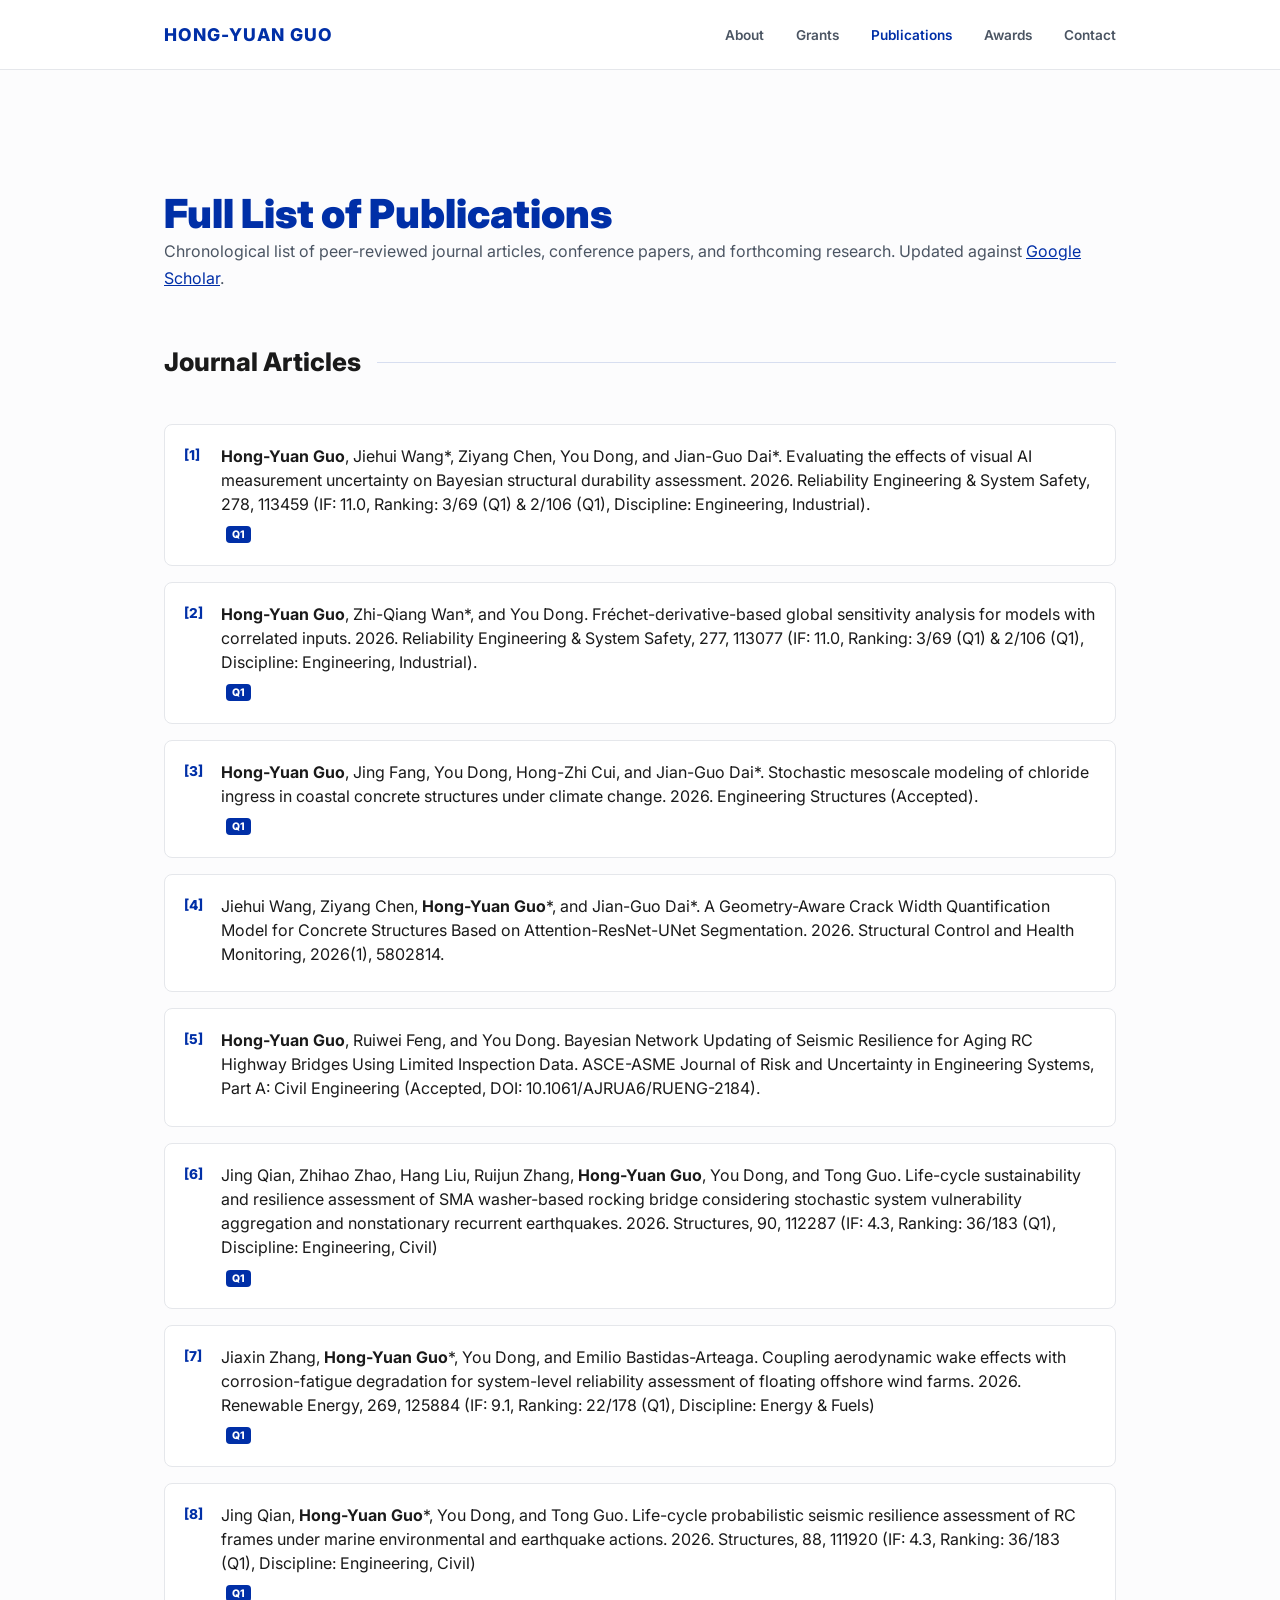
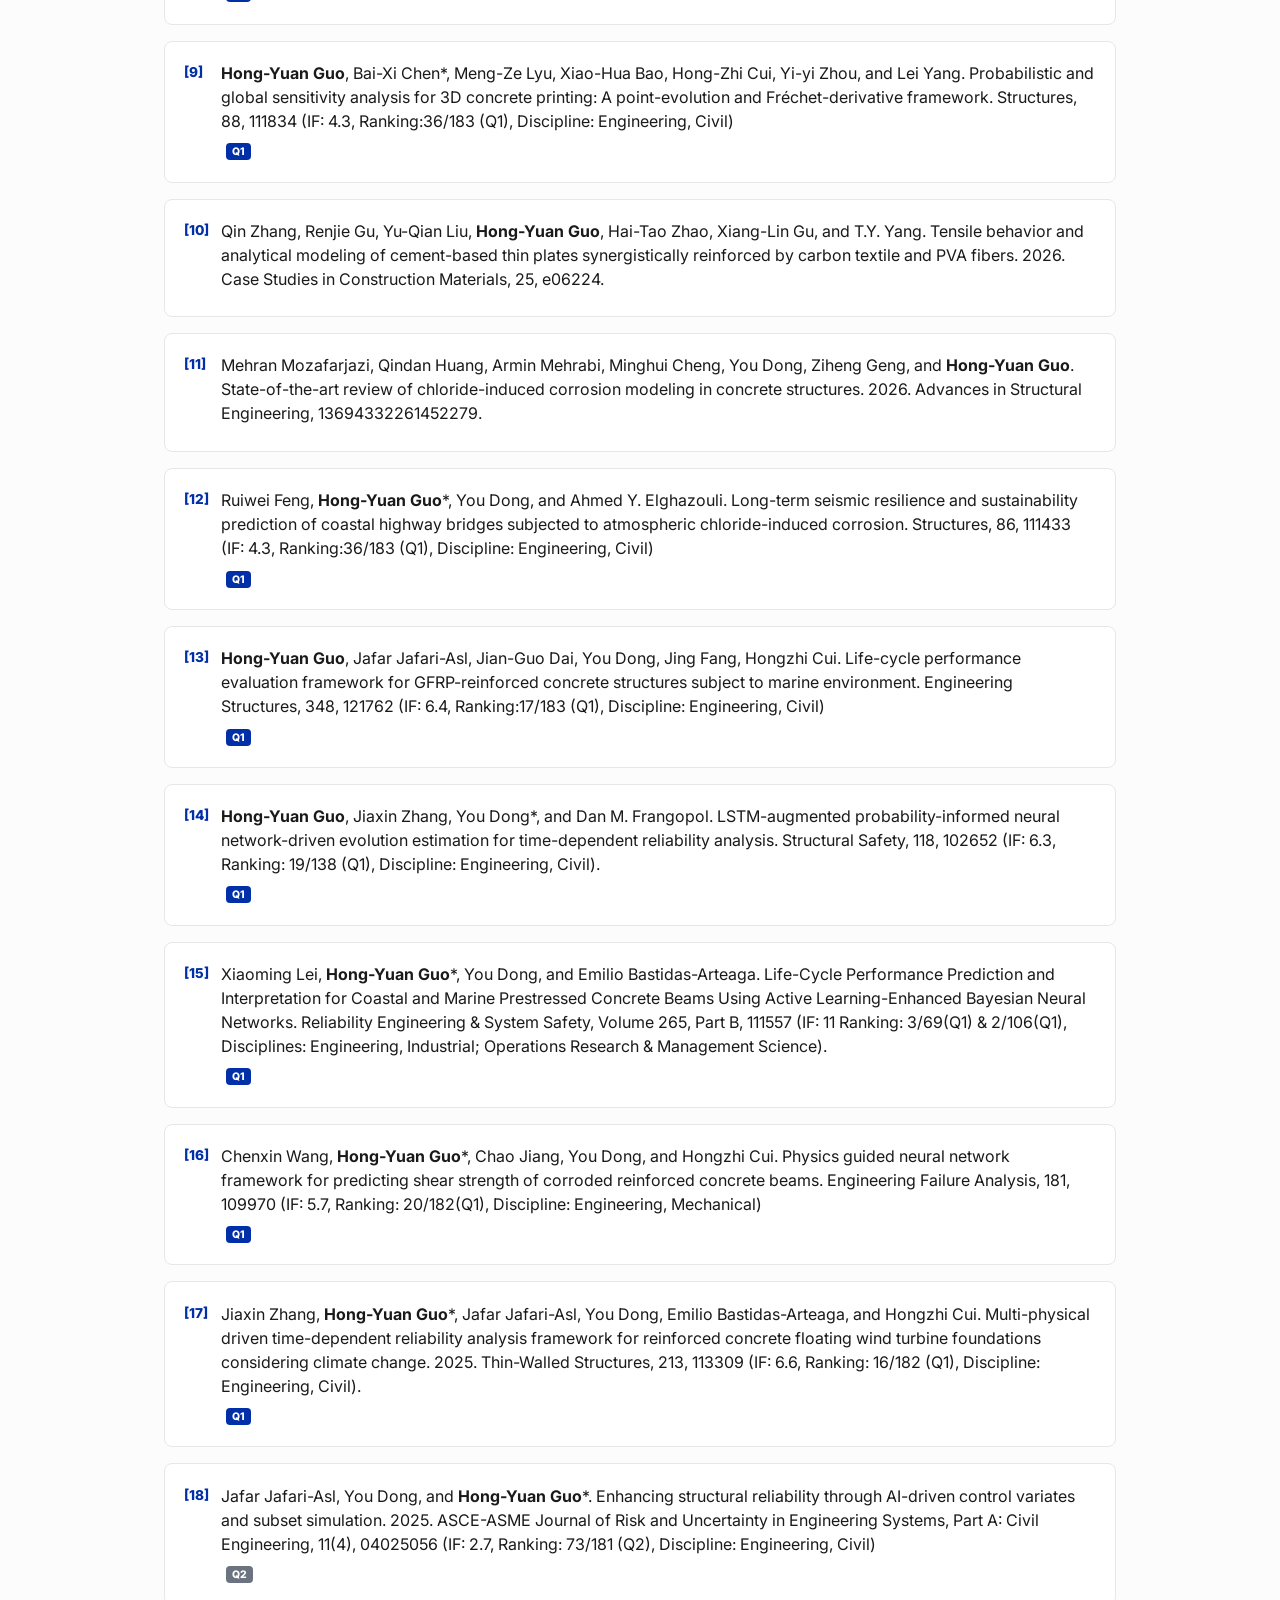
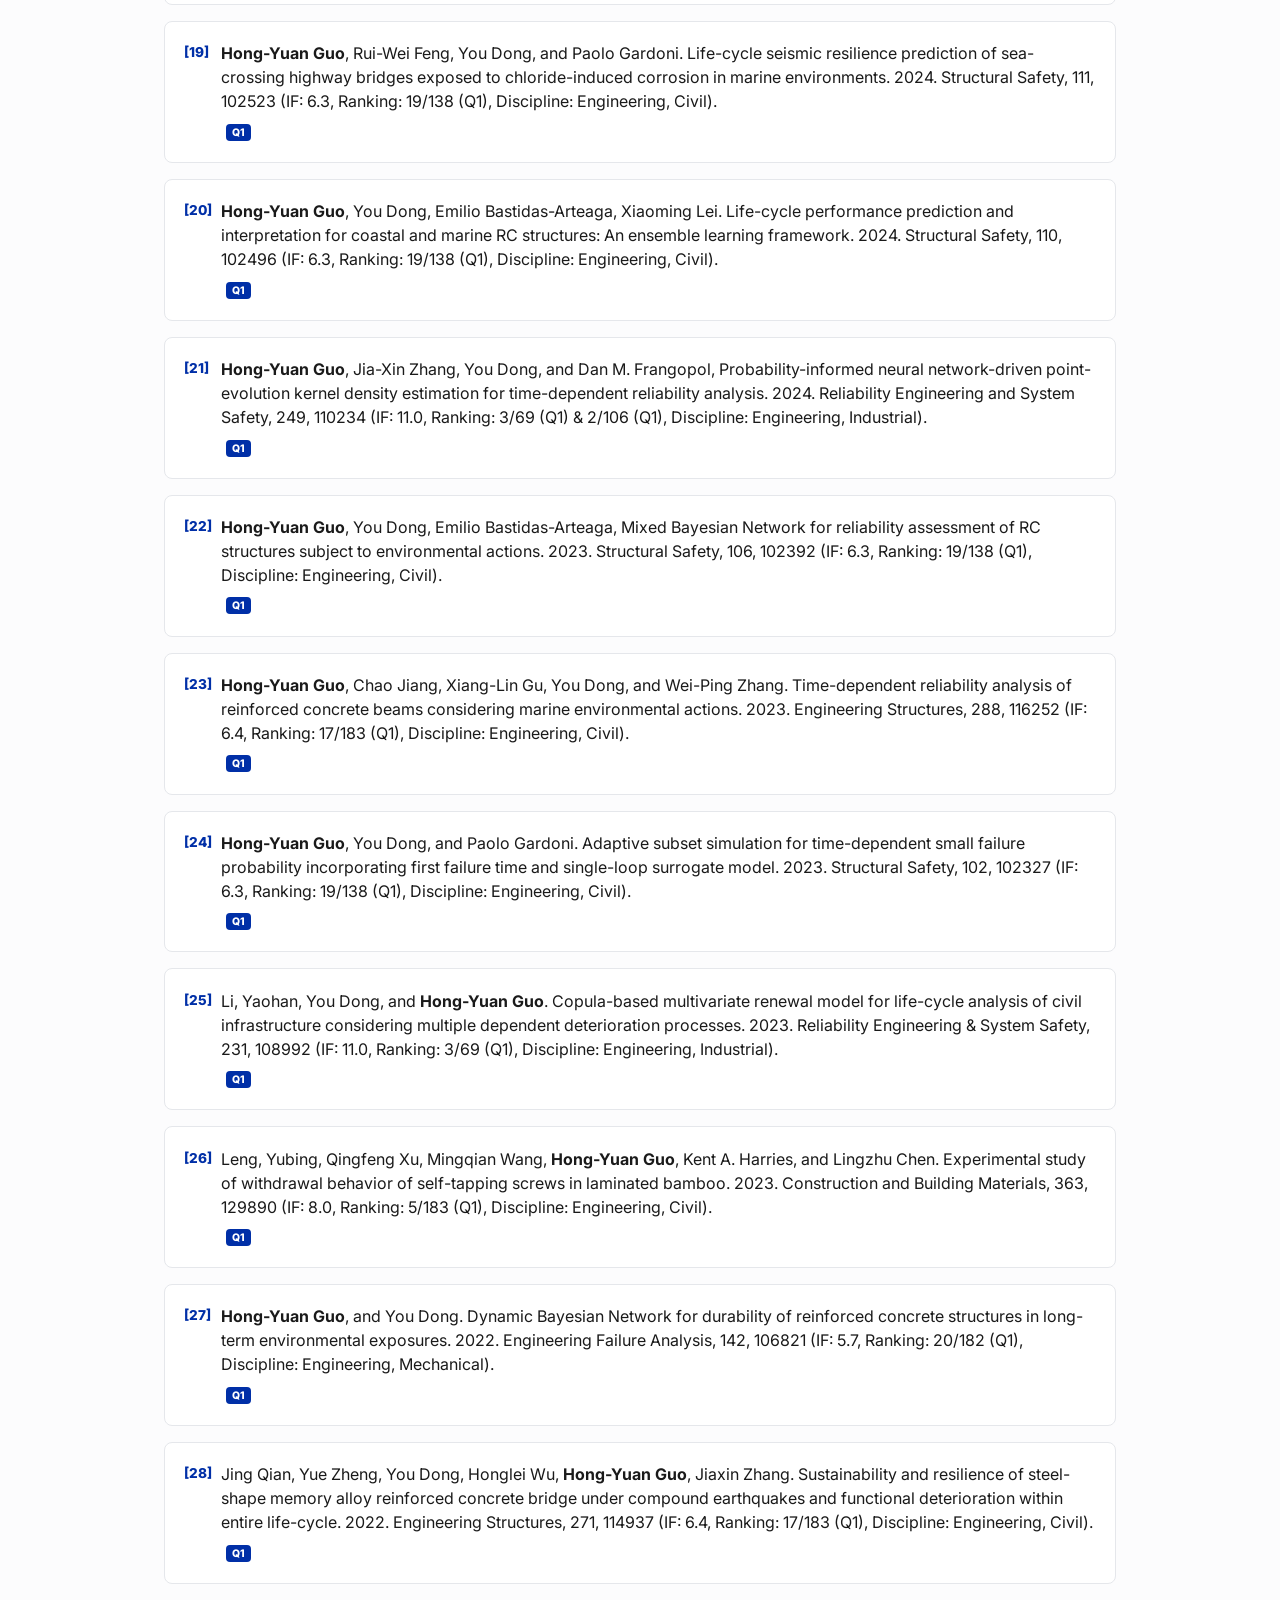
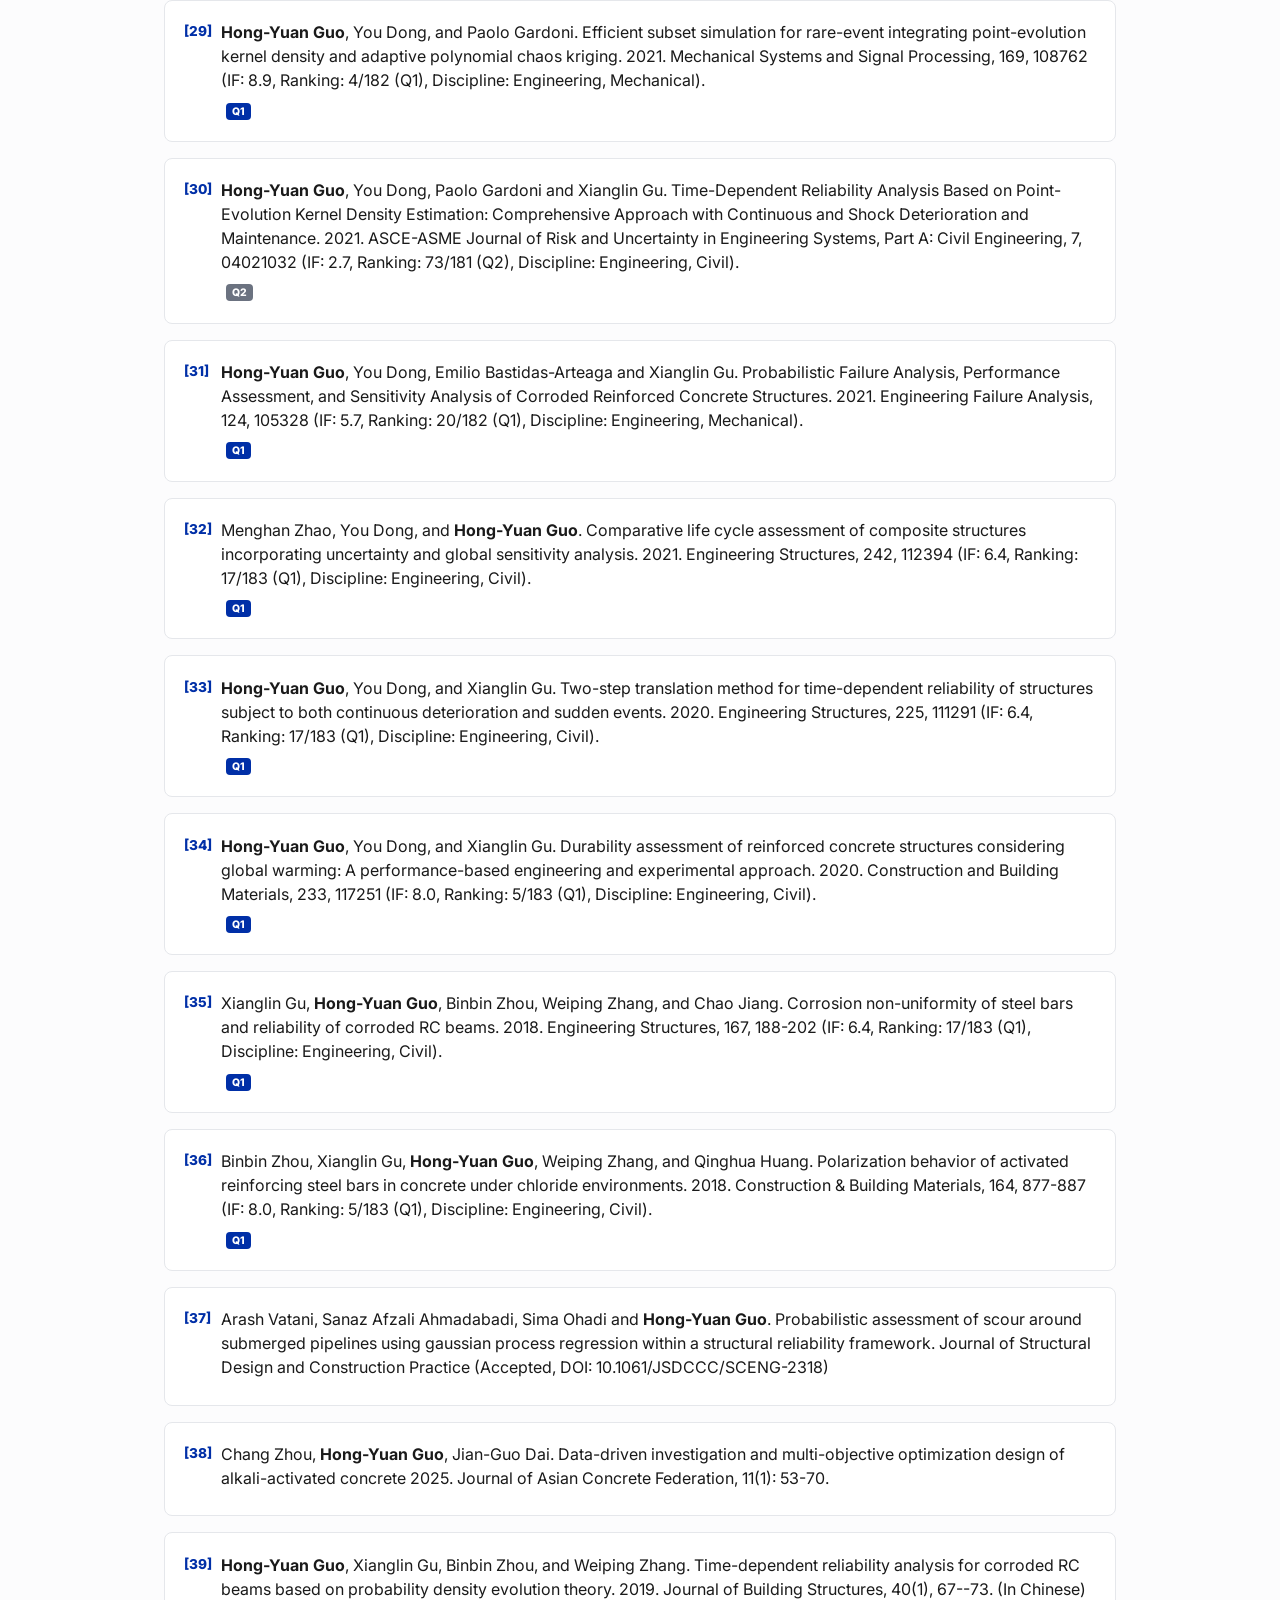
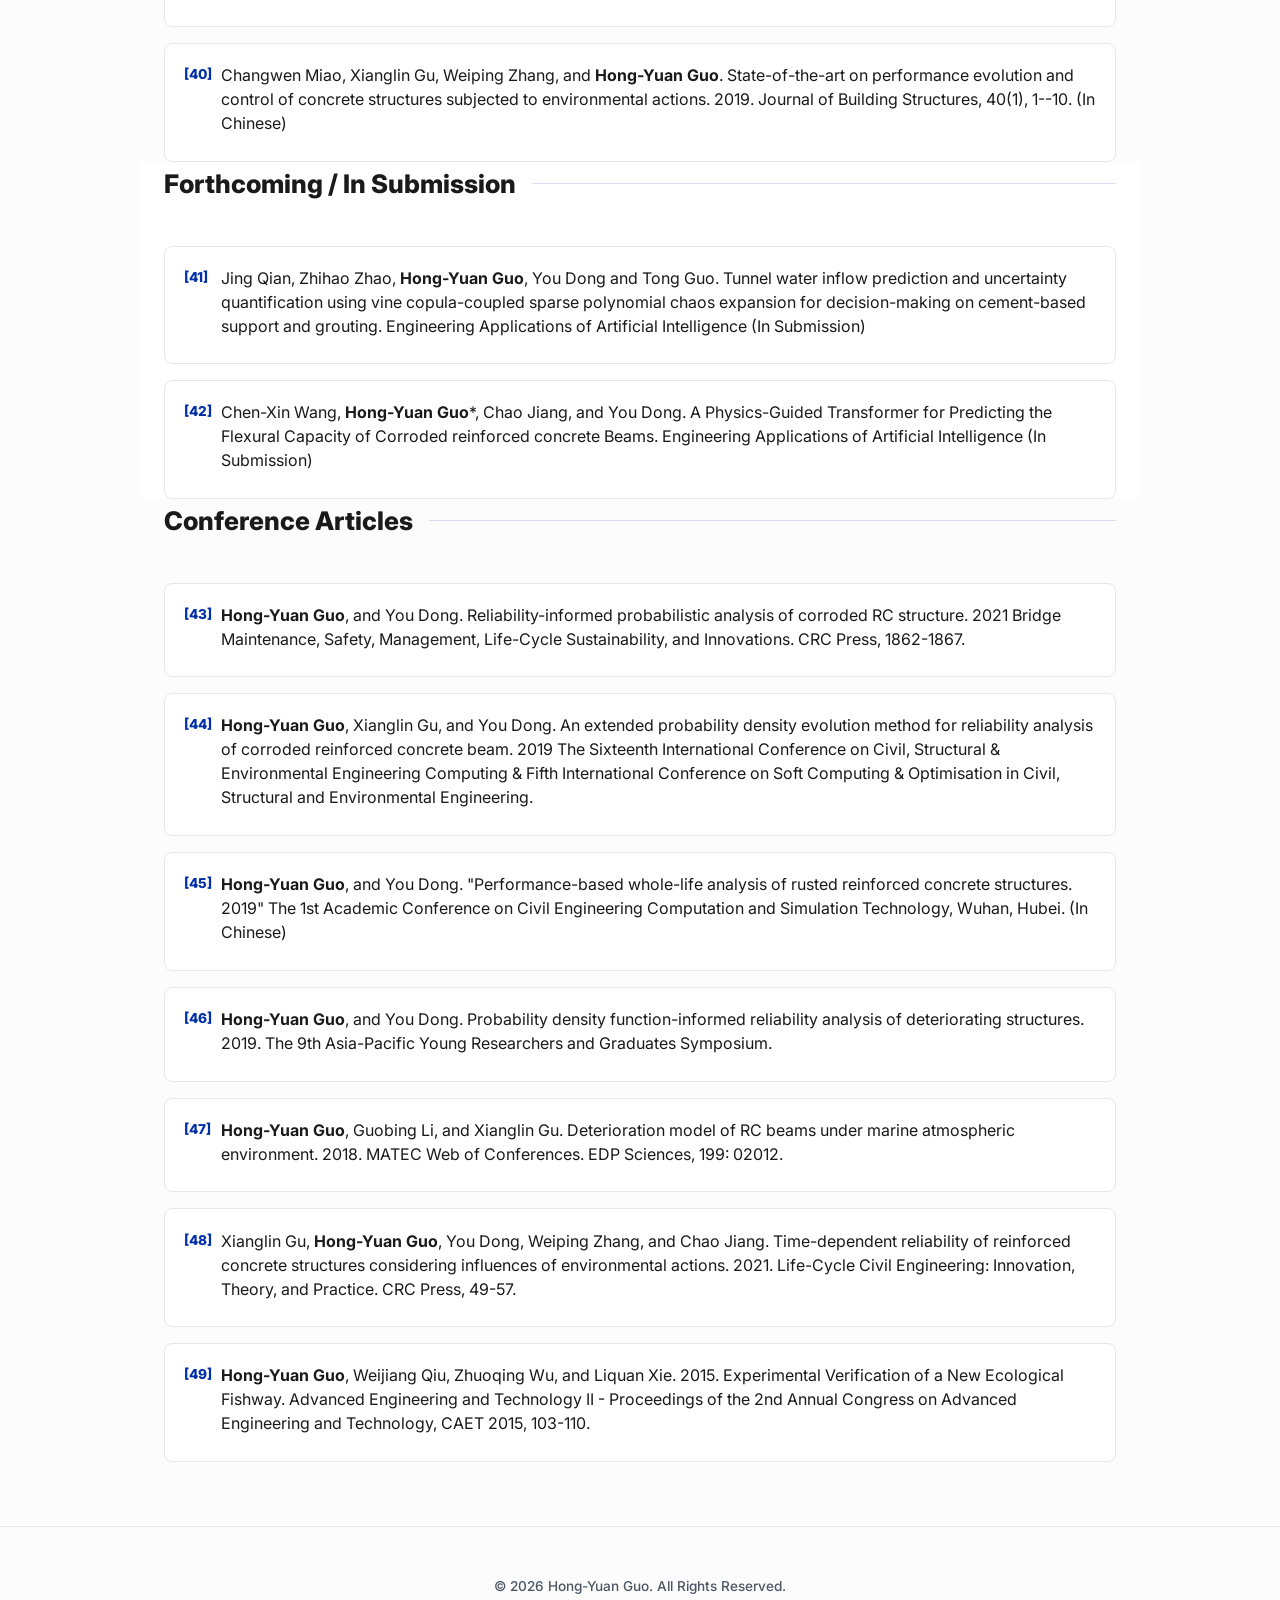
<file: publications.html>
<!DOCTYPE html>
<html lang="en">
<head>
    <meta charset="UTF-8">
    <meta name="viewport" content="width=device-width, initial-scale=1.0">
    <title>Full Publications | Dr. Hong-Yuan Guo</title>
    <link rel="stylesheet" href="style.css?v=1.6">
    <link href="https://fonts.googleapis.com/css2?family=Inter:wght@400;600;700;800;900&display=swap" rel="stylesheet">
</head>
<body>
    <header>
        <div class="container">
            <nav>
                <div class="logo">HONG-YUAN GUO</div>
                <div class="menu-toggle" id="mobile-menu">
                    <span></span>
                    <span></span>
                    <span></span>
                </div>
                <ul class="nav-links">
                    <li><a href="index.html#about">About</a></li>
                    <li><a href="index.html#projects">Grants</a></li>
                    <li><a href="publications.html" style="color: var(--primary-color);">Publications</a></li>
                    <li><a href="index.html#awards">Awards</a></li>
                    <li><a href="index.html#contact">Contact</a></li>
                </ul>
            </nav>
        </div>
    </header>
    <main style="padding-top: 120px;">
        <div class="container" style="margin-bottom: 3rem;">
            <h1 class="hero-title" style="font-size: 2.5rem;">Full List of Publications</h1>
            <p style="color: var(--text-secondary);">Chronological list of peer-reviewed journal articles, conference papers, and forthcoming research. Updated against <a href="https://scholar.google.com/citations?user=Wj_d9BwAAAAJ&hl=zh-CN" target="_blank" style="color: var(--primary-color);">Google Scholar</a>.</p>
        </div>
<section class="container"><div class="section-header"><h2>Journal Articles</h2><div class="line"></div></div><div class="pub-list"><div class="pub-item"><span class="pub-number">[1]</span><a href="https://doi.org/10.1016/j.ress.2026.113459" target="_blank" class="pub-title" style="text-decoration:none;"><strong>Hong-Yuan Guo</strong>, Jiehui Wang*, Ziyang Chen, You Dong, and Jian-Guo Dai*. Evaluating the effects of visual AI measurement uncertainty on Bayesian structural durability assessment. 2026. Reliability Engineering &amp; System Safety, 278, 113459 (IF: 11.0, Ranking: 3/69 (Q1) &amp; 2/106 (Q1), Discipline: Engineering, Industrial).</a><div class="pub-meta"><span class="tag-q1">Q1</span></div></div><div class="pub-item"><span class="pub-number">[2]</span><a href="https://doi.org/10.1016/j.ress.2026.113077" target="_blank" class="pub-title" style="text-decoration:none;"><strong>Hong-Yuan Guo</strong>, Zhi-Qiang Wan*, and You Dong. Fréchet-derivative-based global sensitivity analysis for models with correlated inputs. 2026. Reliability Engineering &amp; System Safety, 277, 113077 (IF: 11.0, Ranking: 3/69 (Q1) &amp; 2/106 (Q1), Discipline: Engineering, Industrial).</a><div class="pub-meta"><span class="tag-q1">Q1</span></div></div><div class="pub-item"><span class="pub-number">[3]</span><span class="pub-title"><strong>Hong-Yuan Guo</strong>, Jing Fang, You Dong, Hong-Zhi Cui, and Jian-Guo Dai*. Stochastic mesoscale modeling of chloride ingress in coastal concrete structures under climate change. 2026. Engineering Structures (Accepted).</span><div class="pub-meta"><span class="tag-q1">Q1</span></div></div><div class="pub-item"><span class="pub-number">[4]</span><a href="https://doi.org/10.1155/stc/5802814" target="_blank" class="pub-title" style="text-decoration:none;">Jiehui Wang, Ziyang Chen, <strong>Hong-Yuan Guo</strong>*, and Jian-Guo Dai*. A Geometry-Aware Crack Width Quantification Model for Concrete Structures Based on Attention-ResNet-UNet Segmentation. 2026. Structural Control and Health Monitoring, 2026(1), 5802814.</a><div class="pub-meta"></div></div><div class="pub-item"><span class="pub-number">[5]</span><a href="https://doi.org/10.1061/AJRUA6/RUENG-2184" target="_blank" class="pub-title" style="text-decoration:none;"><strong>Hong-Yuan Guo</strong>, Ruiwei Feng, and You Dong. Bayesian Network Updating of Seismic Resilience for Aging RC Highway Bridges Using Limited Inspection Data. ASCE-ASME Journal of Risk and Uncertainty in Engineering Systems, Part A: Civil Engineering (Accepted, DOI: 10.1061/AJRUA6/RUENG-2184).</a><div class="pub-meta"></div></div><div class="pub-item"><span class="pub-number">[6]</span><a href="https://doi.org/10.1016/j.istruc.2026.112287" target="_blank" class="pub-title" style="text-decoration:none;">Jing Qian, Zhihao Zhao, Hang Liu, Ruijun Zhang, <strong>Hong-Yuan Guo</strong>, You Dong, and Tong Guo. Life-cycle sustainability and resilience assessment of SMA washer-based rocking bridge considering stochastic system vulnerability aggregation and nonstationary recurrent earthquakes. 2026. Structures, 90, 112287 (IF: 4.3, Ranking: 36/183 (Q1), Discipline: Engineering, Civil)</a><div class="pub-meta"><span class="tag-q1">Q1</span></div></div><div class="pub-item"><span class="pub-number">[7]</span><a href="https://doi.org/10.1016/j.renene.2026.125884" target="_blank" class="pub-title" style="text-decoration:none;">Jiaxin Zhang, <strong>Hong-Yuan Guo</strong>*, You Dong, and Emilio Bastidas-Arteaga. Coupling aerodynamic wake effects with corrosion-fatigue degradation for system-level reliability assessment of floating offshore wind farms. 2026. Renewable Energy, 269, 125884 (IF: 9.1, Ranking: 22/178 (Q1), Discipline: Energy &amp; Fuels)</a><div class="pub-meta"><span class="tag-q1">Q1</span></div></div><div class="pub-item"><span class="pub-number">[8]</span><a href="https://doi.org/10.1016/j.istruc.2026.111920" target="_blank" class="pub-title" style="text-decoration:none;">Jing Qian, <strong>Hong-Yuan Guo</strong>*, You Dong, and Tong Guo. Life-cycle probabilistic seismic resilience assessment of RC frames under marine environmental and earthquake actions. 2026. Structures, 88, 111920 (IF: 4.3, Ranking: 36/183 (Q1), Discipline: Engineering, Civil)</a><div class="pub-meta"><span class="tag-q1">Q1</span></div></div><div class="pub-item"><span class="pub-number">[9]</span><a href="https://scholar.google.com/citations?view_op=view_citation&hl=zh-CN&user=Wj_d9BwAAAAJ&citation_for_view=Wj_d9BwAAAAJ:Wp0gIr-vW9MC" target="_blank" class="pub-title" style="text-decoration:none;"><strong>Hong-Yuan Guo</strong>, Bai-Xi Chen*, Meng-Ze Lyu, Xiao-Hua Bao, Hong-Zhi Cui, Yi-yi Zhou, and Lei Yang. Probabilistic and global sensitivity analysis for 3D concrete printing: A point-evolution and Fréchet-derivative framework. Structures, 88, 111834 (IF: 4.3, Ranking:36/183 (Q1), Discipline: Engineering, Civil)</a><div class="pub-meta"><span class="tag-q1">Q1</span></div></div><div class="pub-item"><span class="pub-number">[10]</span><a href="https://doi.org/10.1016/j.cscm.2026.e06224" target="_blank" class="pub-title" style="text-decoration:none;">Qin Zhang, Renjie Gu, Yu-Qian Liu, <strong>Hong-Yuan Guo</strong>, Hai-Tao Zhao, Xiang-Lin Gu, and T.Y. Yang. Tensile behavior and analytical modeling of cement-based thin plates synergistically reinforced by carbon textile and PVA fibers. 2026. Case Studies in Construction Materials, 25, e06224.</a><div class="pub-meta"></div></div><div class="pub-item"><span class="pub-number">[11]</span><a href="https://doi.org/10.1177/13694332261452279" target="_blank" class="pub-title" style="text-decoration:none;">Mehran Mozafarjazi, Qindan Huang, Armin Mehrabi, Minghui Cheng, You Dong, Ziheng Geng, and <strong>Hong-Yuan Guo</strong>. State-of-the-art review of chloride-induced corrosion modeling in concrete structures. 2026. Advances in Structural Engineering, 13694332261452279.</a><div class="pub-meta"></div></div><div class="pub-item"><span class="pub-number">[12]</span><a href="https://scholar.google.com/citations?view_op=view_citation&hl=zh-CN&user=Wj_d9BwAAAAJ&citation_for_view=Wj_d9BwAAAAJ:4DMP91E08xMC" target="_blank" class="pub-title" style="text-decoration:none;">Ruiwei Feng, <strong>Hong-Yuan Guo</strong>*, You Dong, and Ahmed Y. Elghazouli. Long-term seismic resilience and sustainability prediction of coastal highway bridges subjected to atmospheric chloride-induced corrosion. Structures, 86, 111433 (IF: 4.3, Ranking:36/183 (Q1), Discipline: Engineering, Civil)</a><div class="pub-meta"><span class="tag-q1">Q1</span></div></div><div class="pub-item"><span class="pub-number">[13]</span><a href="https://scholar.google.com/citations?view_op=view_citation&hl=zh-CN&user=Wj_d9BwAAAAJ&citation_for_view=Wj_d9BwAAAAJ:qxL8FJ1GzNcC" target="_blank" class="pub-title" style="text-decoration:none;"><strong>Hong-Yuan Guo</strong>, Jafar Jafari-Asl, Jian-Guo Dai, You Dong, Jing Fang, Hongzhi Cui. Life-cycle performance evaluation framework for GFRP-reinforced concrete structures subject to marine environment. Engineering Structures, 348, 121762 (IF: 6.4, Ranking:17/183 (Q1), Discipline: Engineering, Civil)</a><div class="pub-meta"><span class="tag-q1">Q1</span></div></div><div class="pub-item"><span class="pub-number">[14]</span><span class="pub-title"><strong>Hong-Yuan Guo</strong>, Jiaxin Zhang, You Dong*, and Dan M. Frangopol. LSTM-augmented probability-informed neural network-driven evolution estimation for time-dependent reliability analysis. Structural Safety, 118, 102652 (IF: 6.3, Ranking: 19/138 (Q1), Discipline: Engineering, Civil).</span><div class="pub-meta"><span class="tag-q1">Q1</span></div></div><div class="pub-item"><span class="pub-number">[15]</span><span class="pub-title">Xiaoming Lei, <strong>Hong-Yuan Guo</strong>*, You Dong, and Emilio Bastidas-Arteaga. Life-Cycle Performance Prediction and Interpretation for Coastal and Marine Prestressed Concrete Beams Using Active Learning-Enhanced Bayesian Neural Networks. Reliability Engineering &amp; System Safety, Volume 265, Part B, 111557 (IF: 11 Ranking: 3/69(Q1) &amp; 2/106(Q1), Disciplines: Engineering, Industrial; Operations Research &amp; Management Science).</span><div class="pub-meta"><span class="tag-q1">Q1</span></div></div><div class="pub-item"><span class="pub-number">[16]</span><span class="pub-title">Chenxin Wang, <strong>Hong-Yuan Guo</strong>*, Chao Jiang, You Dong, and Hongzhi Cui. Physics guided neural network framework for predicting shear strength of corroded reinforced concrete beams. Engineering Failure Analysis, 181, 109970 (IF: 5.7, Ranking: 20/182(Q1), Discipline: Engineering, Mechanical)</span><div class="pub-meta"><span class="tag-q1">Q1</span></div></div><div class="pub-item"><span class="pub-number">[17]</span><span class="pub-title">Jiaxin Zhang, <strong>Hong-Yuan Guo</strong>*, Jafar Jafari-Asl, You Dong, Emilio Bastidas-Arteaga, and Hongzhi Cui. Multi-physical driven time-dependent reliability analysis framework for reinforced concrete floating wind turbine foundations considering climate change. 2025. Thin-Walled Structures, 213, 113309 (IF: 6.6, Ranking: 16/182 (Q1), Discipline: Engineering, Civil).</span><div class="pub-meta"><span class="tag-q1">Q1</span></div></div><div class="pub-item"><span class="pub-number">[18]</span><a href="https://scholar.google.com/citations?view_op=view_citation&hl=zh-CN&user=Wj_d9BwAAAAJ&citation_for_view=Wj_d9BwAAAAJ:YOwf2qJgpHMC" target="_blank" class="pub-title" style="text-decoration:none;">Jafar Jafari-Asl, You Dong, and <strong>Hong-Yuan Guo</strong>*. Enhancing structural reliability through AI-driven control variates and subset simulation. 2025. ASCE-ASME Journal of Risk and Uncertainty in Engineering Systems, Part A: Civil Engineering, 11(4), 04025056 (IF: 2.7, Ranking: 73/181 (Q2), Discipline: Engineering, Civil)</a><div class="pub-meta"><span class="tag-q1" style="background:#6b7280">Q2</span></div></div><div class="pub-item"><span class="pub-number">[19]</span><span class="pub-title"><strong>Hong-Yuan Guo</strong>, Rui-Wei Feng, You Dong, and Paolo Gardoni. Life-cycle seismic resilience prediction of sea-crossing highway bridges exposed to chloride-induced corrosion in marine environments. 2024. Structural Safety, 111, 102523 (IF: 6.3, Ranking: 19/138 (Q1), Discipline: Engineering, Civil).</span><div class="pub-meta"><span class="tag-q1">Q1</span></div></div><div class="pub-item"><span class="pub-number">[20]</span><span class="pub-title"><strong>Hong-Yuan Guo</strong>, You Dong, Emilio Bastidas-Arteaga, Xiaoming Lei. Life-cycle performance prediction and interpretation for coastal and marine RC structures: An ensemble learning framework. 2024. Structural Safety, 110, 102496 (IF: 6.3, Ranking: 19/138 (Q1), Discipline: Engineering, Civil).</span><div class="pub-meta"><span class="tag-q1">Q1</span></div></div><div class="pub-item"><span class="pub-number">[21]</span><span class="pub-title"><strong>Hong-Yuan Guo</strong>, Jia-Xin Zhang, You Dong, and Dan M. Frangopol, Probability-informed neural network-driven point-evolution kernel density estimation for time-dependent reliability analysis. 2024. Reliability Engineering and System Safety, 249, 110234 (IF: 11.0, Ranking: 3/69 (Q1) &amp; 2/106 (Q1), Discipline: Engineering, Industrial).</span><div class="pub-meta"><span class="tag-q1">Q1</span></div></div><div class="pub-item"><span class="pub-number">[22]</span><span class="pub-title"><strong>Hong-Yuan Guo</strong>, You Dong, Emilio Bastidas-Arteaga, Mixed Bayesian Network for reliability assessment of RC structures subject to environmental actions. 2023. Structural Safety, 106, 102392 (IF: 6.3, Ranking: 19/138 (Q1), Discipline: Engineering, Civil).</span><div class="pub-meta"><span class="tag-q1">Q1</span></div></div><div class="pub-item"><span class="pub-number">[23]</span><a href="https://scholar.google.com/citations?view_op=view_citation&hl=zh-CN&user=Wj_d9BwAAAAJ&citation_for_view=Wj_d9BwAAAAJ:hqOjcs7Dif8C" target="_blank" class="pub-title" style="text-decoration:none;"><strong>Hong-Yuan Guo</strong>, Chao Jiang, Xiang-Lin Gu, You Dong, and Wei-Ping Zhang. Time-dependent reliability analysis of reinforced concrete beams considering marine environmental actions. 2023. Engineering Structures, 288, 116252 (IF: 6.4, Ranking: 17/183 (Q1), Discipline: Engineering, Civil).</a><div class="pub-meta"><span class="tag-q1">Q1</span></div></div><div class="pub-item"><span class="pub-number">[24]</span><a href="https://scholar.google.com/citations?view_op=view_citation&hl=zh-CN&user=Wj_d9BwAAAAJ&citation_for_view=Wj_d9BwAAAAJ:Se3iqnhoufwC" target="_blank" class="pub-title" style="text-decoration:none;"><strong>Hong-Yuan Guo</strong>, You Dong, and Paolo Gardoni. Adaptive subset simulation for time-dependent small failure probability incorporating first failure time and single-loop surrogate model. 2023. Structural Safety, 102, 102327 (IF: 6.3, Ranking: 19/138 (Q1), Discipline: Engineering, Civil).</a><div class="pub-meta"><span class="tag-q1">Q1</span></div></div><div class="pub-item"><span class="pub-number">[25]</span><span class="pub-title">Li, Yaohan, You Dong, and <strong>Hong-Yuan Guo</strong>. Copula-based multivariate renewal model for life-cycle analysis of civil infrastructure considering multiple dependent deterioration processes. 2023. Reliability Engineering &amp; System Safety, 231, 108992 (IF: 11.0, Ranking: 3/69 (Q1), Discipline: Engineering, Industrial).</span><div class="pub-meta"><span class="tag-q1">Q1</span></div></div><div class="pub-item"><span class="pub-number">[26]</span><span class="pub-title">Leng, Yubing, Qingfeng Xu, Mingqian Wang, <strong>Hong-Yuan Guo</strong>, Kent A. Harries, and Lingzhu Chen. Experimental study of withdrawal behavior of self-tapping screws in laminated bamboo. 2023. Construction and Building Materials, 363, 129890 (IF: 8.0, Ranking: 5/183 (Q1), Discipline: Engineering, Civil).</span><div class="pub-meta"><span class="tag-q1">Q1</span></div></div><div class="pub-item"><span class="pub-number">[27]</span><span class="pub-title"><strong>Hong-Yuan Guo</strong>, and You Dong. Dynamic Bayesian Network for durability of reinforced concrete structures in long-term environmental exposures. 2022. Engineering Failure Analysis, 142, 106821 (IF: 5.7, Ranking: 20/182 (Q1), Discipline: Engineering, Mechanical).</span><div class="pub-meta"><span class="tag-q1">Q1</span></div></div><div class="pub-item"><span class="pub-number">[28]</span><span class="pub-title">Jing Qian, Yue Zheng, You Dong, Honglei Wu, <strong>Hong-Yuan Guo</strong>, Jiaxin Zhang. Sustainability and resilience of steel-shape memory alloy reinforced concrete bridge under compound earthquakes and functional deterioration within entire life-cycle. 2022. Engineering Structures, 271, 114937 (IF: 6.4, Ranking: 17/183 (Q1), Discipline: Engineering, Civil).</span><div class="pub-meta"><span class="tag-q1">Q1</span></div></div><div class="pub-item"><span class="pub-number">[29]</span><span class="pub-title"><strong>Hong-Yuan Guo</strong>, You Dong, and Paolo Gardoni. Efficient subset simulation for rare-event integrating point-evolution kernel density and adaptive polynomial chaos kriging. 2021. Mechanical Systems and Signal Processing, 169, 108762 (IF: 8.9, Ranking: 4/182 (Q1), Discipline: Engineering, Mechanical).</span><div class="pub-meta"><span class="tag-q1">Q1</span></div></div><div class="pub-item"><span class="pub-number">[30]</span><span class="pub-title"><strong>Hong-Yuan Guo</strong>, You Dong, Paolo Gardoni and Xianglin Gu. Time-Dependent Reliability Analysis Based on Point-Evolution Kernel Density Estimation: Comprehensive Approach with Continuous and Shock Deterioration and Maintenance. 2021. ASCE-ASME Journal of Risk and Uncertainty in Engineering Systems, Part A: Civil Engineering, 7, 04021032 (IF: 2.7, Ranking: 73/181 (Q2), Discipline: Engineering, Civil).</span><div class="pub-meta"><span class="tag-q1" style="background:#6b7280">Q2</span></div></div><div class="pub-item"><span class="pub-number">[31]</span><a href="https://scholar.google.com/citations?view_op=view_citation&hl=zh-CN&user=Wj_d9BwAAAAJ&citation_for_view=Wj_d9BwAAAAJ:zYLM7Y9cAGgC" target="_blank" class="pub-title" style="text-decoration:none;"><strong>Hong-Yuan Guo</strong>, You Dong, Emilio Bastidas-Arteaga and Xianglin Gu. Probabilistic Failure Analysis, Performance Assessment, and Sensitivity Analysis of Corroded Reinforced Concrete Structures. 2021. Engineering Failure Analysis, 124, 105328 (IF: 5.7, Ranking: 20/182 (Q1), Discipline: Engineering, Mechanical).</a><div class="pub-meta"><span class="tag-q1">Q1</span></div></div><div class="pub-item"><span class="pub-number">[32]</span><a href="https://scholar.google.com/citations?view_op=view_citation&hl=zh-CN&user=Wj_d9BwAAAAJ&citation_for_view=Wj_d9BwAAAAJ:W7OEmFMy1HYC" target="_blank" class="pub-title" style="text-decoration:none;">Menghan Zhao, You Dong, and <strong>Hong-Yuan Guo</strong>. Comparative life cycle assessment of composite structures incorporating uncertainty and global sensitivity analysis. 2021. Engineering Structures, 242, 112394 (IF: 6.4, Ranking: 17/183 (Q1), Discipline: Engineering, Civil).</a><div class="pub-meta"><span class="tag-q1">Q1</span></div></div><div class="pub-item"><span class="pub-number">[33]</span><span class="pub-title"><strong>Hong-Yuan Guo</strong>, You Dong, and Xianglin Gu. Two-step translation method for time-dependent reliability of structures subject to both continuous deterioration and sudden events. 2020. Engineering Structures, 225, 111291 (IF: 6.4, Ranking: 17/183 (Q1), Discipline: Engineering, Civil).</span><div class="pub-meta"><span class="tag-q1">Q1</span></div></div><div class="pub-item"><span class="pub-number">[34]</span><a href="https://scholar.google.com/citations?view_op=view_citation&hl=zh-CN&user=Wj_d9BwAAAAJ&citation_for_view=Wj_d9BwAAAAJ:UeHWp8X0CEIC" target="_blank" class="pub-title" style="text-decoration:none;"><strong>Hong-Yuan Guo</strong>, You Dong, and Xianglin Gu. Durability assessment of reinforced concrete structures considering global warming: A performance-based engineering and experimental approach. 2020. Construction and Building Materials, 233, 117251 (IF: 8.0, Ranking: 5/183 (Q1), Discipline: Engineering, Civil).</a><div class="pub-meta"><span class="tag-q1">Q1</span></div></div><div class="pub-item"><span class="pub-number">[35]</span><a href="https://scholar.google.com/citations?view_op=view_citation&hl=zh-CN&user=Wj_d9BwAAAAJ&citation_for_view=Wj_d9BwAAAAJ:u-x6o8ySG0sC" target="_blank" class="pub-title" style="text-decoration:none;">Xianglin Gu, <strong>Hong-Yuan Guo</strong>, Binbin Zhou, Weiping Zhang, and Chao Jiang. Corrosion non-uniformity of steel bars and reliability of corroded RC beams. 2018. Engineering Structures, 167, 188-202 (IF: 6.4, Ranking: 17/183 (Q1), Discipline: Engineering, Civil).</a><div class="pub-meta"><span class="tag-q1">Q1</span></div></div><div class="pub-item"><span class="pub-number">[36]</span><a href="https://scholar.google.com/citations?view_op=view_citation&hl=zh-CN&user=Wj_d9BwAAAAJ&citation_for_view=Wj_d9BwAAAAJ:u5HHmVD_uO8C" target="_blank" class="pub-title" style="text-decoration:none;">Binbin Zhou, Xianglin Gu, <strong>Hong-Yuan Guo</strong>, Weiping Zhang, and Qinghua Huang. Polarization behavior of activated reinforcing steel bars in concrete under chloride environments. 2018. Construction &amp; Building Materials, 164, 877-887 (IF: 8.0, Ranking: 5/183 (Q1), Discipline: Engineering, Civil).</a><div class="pub-meta"><span class="tag-q1">Q1</span></div></div><div class="pub-item"><span class="pub-number">[37]</span><span class="pub-title">Arash Vatani, Sanaz Afzali Ahmadabadi, Sima Ohadi and <strong>Hong-Yuan Guo</strong>. Probabilistic assessment of scour around submerged pipelines using gaussian process regression within a structural reliability framework. Journal of Structural Design and Construction Practice (Accepted, DOI: 10.1061/JSDCCC/SCENG-2318)</span><div class="pub-meta"></div></div><div class="pub-item"><span class="pub-number">[38]</span><a href="https://scholar.google.com/citations?view_op=view_citation&hl=zh-CN&user=Wj_d9BwAAAAJ&citation_for_view=Wj_d9BwAAAAJ:KlAtU1dfN6UC" target="_blank" class="pub-title" style="text-decoration:none;">Chang Zhou, <strong>Hong-Yuan Guo</strong>, Jian-Guo Dai. Data-driven investigation and multi-objective optimization design of alkali-activated concrete 2025. Journal of Asian Concrete Federation, 11(1): 53-70.</a><div class="pub-meta"></div></div><div class="pub-item"><span class="pub-number">[39]</span><span class="pub-title"><strong>Hong-Yuan Guo</strong>, Xianglin Gu, Binbin Zhou, and Weiping Zhang. Time-dependent reliability analysis for corroded RC beams based on probability density evolution theory. 2019. Journal of Building Structures, 40(1), 67--73. (In Chinese)</span><div class="pub-meta"></div></div><div class="pub-item"><span class="pub-number">[40]</span><span class="pub-title">Changwen Miao, Xianglin Gu, Weiping Zhang, and <strong>Hong-Yuan Guo</strong>. State-of-the-art on performance evolution and control of concrete structures subjected to environmental actions. 2019. Journal of Building Structures, 40(1), 1--10. (In Chinese)</span><div class="pub-meta"></div></div></div></section><section class="container section-alt"><div class="section-header"><h2>Forthcoming / In Submission</h2><div class="line"></div></div><div class="pub-list"><div class="pub-item"><span class="pub-number">[41]</span><span class="pub-title">Jing Qian, Zhihao Zhao, <strong>Hong-Yuan Guo</strong>, You Dong and Tong Guo. Tunnel water inflow prediction and uncertainty quantification using vine copula-coupled sparse polynomial chaos expansion for decision-making on cement-based support and grouting. Engineering Applications of Artificial Intelligence (In Submission)</span></div><div class="pub-item"><span class="pub-number">[42]</span><span class="pub-title">Chen-Xin Wang, <strong>Hong-Yuan Guo</strong>*, Chao Jiang, and You Dong. A Physics-Guided Transformer for Predicting the Flexural Capacity of Corroded reinforced concrete Beams. Engineering Applications of Artificial Intelligence (In Submission)</span></div></div></section><section class="container"><div class="section-header"><h2>Conference Articles</h2><div class="line"></div></div><div class="pub-list"><div class="pub-item"><span class="pub-number">[43]</span><a href="https://scholar.google.com/citations?view_op=view_citation&hl=zh-CN&user=Wj_d9BwAAAAJ&citation_for_view=Wj_d9BwAAAAJ:Y0pCki6q_DkC" target="_blank" class="pub-title" style="text-decoration:none;"><strong>Hong-Yuan Guo</strong>, and You Dong. Reliability-informed probabilistic analysis of corroded RC structure. 2021 Bridge Maintenance, Safety, Management, Life-Cycle Sustainability, and Innovations. CRC Press, 1862-1867.</a></div><div class="pub-item"><span class="pub-number">[44]</span><span class="pub-title"><strong>Hong-Yuan Guo</strong>, Xianglin Gu, and You Dong. An extended probability density evolution method for reliability analysis of corroded reinforced concrete beam. 2019 The Sixteenth International Conference on Civil, Structural &amp; Environmental Engineering Computing &amp; Fifth International Conference on Soft Computing &amp; Optimisation in Civil, Structural and Environmental Engineering.</span></div><div class="pub-item"><span class="pub-number">[45]</span><span class="pub-title"><strong>Hong-Yuan Guo</strong>, and You Dong. "Performance-based whole-life analysis of rusted reinforced concrete structures. 2019" The 1st Academic Conference on Civil Engineering Computation and Simulation Technology, Wuhan, Hubei. (In Chinese)</span></div><div class="pub-item"><span class="pub-number">[46]</span><span class="pub-title"><strong>Hong-Yuan Guo</strong>, and You Dong. Probability density function-informed reliability analysis of deteriorating structures. 2019. The 9th Asia-Pacific Young Researchers and Graduates Symposium.</span></div><div class="pub-item"><span class="pub-number">[47]</span><a href="https://scholar.google.com/citations?view_op=view_citation&hl=zh-CN&user=Wj_d9BwAAAAJ&citation_for_view=Wj_d9BwAAAAJ:d1gkVwhDpl0C" target="_blank" class="pub-title" style="text-decoration:none;"><strong>Hong-Yuan Guo</strong>, Guobing Li, and Xianglin Gu. Deterioration model of RC beams under marine atmospheric environment. 2018. MATEC Web of Conferences. EDP Sciences, 199: 02012.</a></div><div class="pub-item"><span class="pub-number">[48]</span><a href="https://scholar.google.com/citations?view_op=view_citation&hl=zh-CN&user=Wj_d9BwAAAAJ&citation_for_view=Wj_d9BwAAAAJ:Tyk-4Ss8FVUC" target="_blank" class="pub-title" style="text-decoration:none;">Xianglin Gu, <strong>Hong-Yuan Guo</strong>, You Dong, Weiping Zhang, and Chao Jiang. Time-dependent reliability of reinforced concrete structures considering influences of environmental actions. 2021. Life-Cycle Civil Engineering: Innovation, Theory, and Practice. CRC Press, 49-57.</a></div><div class="pub-item"><span class="pub-number">[49]</span><a href="https://scholar.google.com/citations?view_op=view_citation&hl=zh-CN&user=Wj_d9BwAAAAJ&citation_for_view=Wj_d9BwAAAAJ:9yKSN-GCB0IC" target="_blank" class="pub-title" style="text-decoration:none;"><strong>Hong-Yuan Guo</strong>, Weijiang Qiu, Zhuoqing Wu, and Liquan Xie. 2015. Experimental Verification of a New Ecological Fishway. Advanced Engineering and Technology II - Proceedings of the 2nd Annual Congress on Advanced Engineering and Technology, CAET 2015, 103-110.</a></div></div></section>
    </main>
    <footer style="padding: 3rem 0; text-align: center; border-top: 1px solid var(--border-light); margin-top: 4rem;">
        <p style="color: var(--text-secondary); font-size: 0.85rem; font-weight: 500;">&copy; 2026 Hong-Yuan Guo. All Rights Reserved.</p>
    </footer>
    <script>

        // Mobile Menu Toggle
        const menuToggle = document.getElementById('mobile-menu');
        const navLinks = document.querySelector('.nav-links');

        menuToggle.addEventListener('click', () => {
            menuToggle.classList.toggle('active');
            navLinks.classList.toggle('active');
        });

        // Close menu when clicking a link
        document.querySelectorAll('.nav-links a').forEach(link => {
            link.addEventListener('click', () => {
                menuToggle.classList.remove('active');
                navLinks.classList.remove('active');
            });
        });
    </script>
</body>
</html>
</file>
<file: style.css>
:root {
    --primary-color: #002FA7; /* Klein Blue */
    --accent-color: #002FA7;
    --text-primary: #1a1a1a;
    --text-secondary: #4b5563;
    --bg-main: #fcfcfd;
    --bg-alt: #ffffff;
    --border-light: #e5e7eb;
    --border-blue: rgba(0, 47, 167, 0.15);
    --shadow-sm: 0 1px 2px 0 rgb(0 0 0 / 0.05);
    --shadow-md: 0 4px 6px -1px rgb(0 0 0 / 0.1);
    --shadow-blue: 0 10px 30px -10px rgba(0, 47, 167, 0.2);
    --header-height: 70px; /* Fixed header height reference */
}

* {
    margin: 0;
    padding: 0;
    box-sizing: border-box;
}

html {
    scroll-behavior: smooth;
    /* Prevent initial jump issues in some browsers */
    scroll-padding-top: var(--header-height); 
}

body {
    font-family: 'Inter', -apple-system, BlinkMacSystemFont, 'Segoe UI', Roboto, sans-serif;
    background-color: var(--bg-main);
    color: var(--text-primary);
    line-height: 1.7;
    overflow-x: hidden;
    width: 100%;
    /* Ensure content starts below the fixed header */
    padding-top: var(--header-height);
}

.container {
    max-width: 1000px;
    margin: 0 auto;
    padding: 0 1.5rem;
    width: 100%;
}

/* Header */
header {
    position: fixed;
    top: 0;
    width: 100%;
    height: var(--header-height);
    z-index: 1000;
    background: rgba(255, 255, 255, 0.9);
    backdrop-filter: blur(12px);
    border-bottom: 1px solid var(--border-light);
    display: flex;
    align-items: center;
}

nav {
    display: flex;
    justify-content: space-between;
    align-items: center;
    width: 100%;
}

.logo {
    font-size: 1.1rem;
    font-weight: 800;
    color: var(--primary-color);
    letter-spacing: 1px;
    z-index: 1001;
}

/* Nav Links - Desktop */
.nav-links {
    display: flex;
    gap: 2rem;
    list-style: none;
}

.nav-links a {
    text-decoration: none;
    color: var(--text-secondary);
    font-size: 0.85rem;
    font-weight: 600;
    transition: color 0.2s ease;
}

.nav-links a:hover {
    color: var(--primary-color);
}

/* Mobile Menu Toggle */
.menu-toggle {
    display: none;
    flex-direction: column;
    gap: 6px;
    cursor: pointer;
    z-index: 1001;
}

.menu-toggle span {
    width: 25px;
    height: 2px;
    background: var(--primary-color);
    transition: 0.3s;
}

/* Hero Section */
.hero {
    min-height: calc(85vh - var(--header-height));
    display: flex;
    flex-direction: column;
    justify-content: center;
    padding: 3rem 0; /* Removing large padding-top fixed value */
}

.hero-profile {
    display: flex;
    align-items: center;
    gap: 2rem;
    margin-bottom: 2rem;
}

.avatar {
    width: 120px;
    height: 120px;
    border-radius: 50%;
    object-fit: cover;
    border: 3px solid white;
    box-shadow: 0 0 0 2px var(--primary-color), var(--shadow-blue);
    flex-shrink: 0;
}

.hero-subtitle {
    color: var(--primary-color);
    font-weight: 700;
    text-transform: uppercase;
    letter-spacing: 2px;
    font-size: 0.75rem;
    margin-bottom: 0.5rem;
}

.hero-title {
    font-size: 3.5rem;
    font-weight: 900;
    line-height: 1.2;
    color: var(--primary-color);
}

.hero-description {
    font-size: 1.1rem;
    color: var(--text-secondary);
    max-width: 800px;
    margin-bottom: 2.5rem;
}

/* Technical Tags */
.tech-tags {
    display: flex;
    flex-wrap: wrap;
    gap: 0.5rem;
    margin-top: 1.5rem;
}

.tech-tag {
    background: #eef2ff;
    color: var(--primary-color);
    padding: 5px 14px;
    border-radius: 50px;
    font-size: 0.75rem;
    font-weight: 700;
}

/* Sections */
section {
    padding: 5rem 0;
    /* Fix for anchor jumping */
    scroll-margin-top: var(--header-height);
}

.section-alt {
    background-color: var(--bg-alt);
}

.section-header {
    margin-bottom: 2.5rem;
    display: flex;
    align-items: center;
    gap: 1rem;
}

.section-header h2 {
    font-size: 1.6rem;
    font-weight: 800;
    color: var(--text-primary);
}

.section-header .line {
    flex-grow: 1;
    height: 1px;
    background: var(--border-blue);
}

/* Grid & Cards */
.grid {
    display: grid;
    grid-template-columns: repeat(auto-fit, minmax(280px, 1fr));
    gap: 1.5rem;
}

.card {
    background: var(--bg-alt);
    padding: 1.5rem;
    border: 1px solid var(--border-light);
    border-radius: 8px;
    transition: transform 0.3s ease, border-color 0.3s ease;
}

.card:hover {
    border-color: var(--primary-color);
    transform: translateY(-2px);
}

/* Experience */
.experience-item {
    margin-bottom: 2rem;
}

.exp-header {
    margin-bottom: 0.3rem;
}

.exp-title {
    font-size: 1.1rem;
    font-weight: 700;
    color: var(--text-primary);
}

.exp-date {
    font-size: 0.85rem;
    color: var(--primary-color);
    font-weight: 700;
    margin-top: 0.2rem;
    display: block;
}

/* Projects */
.project-item {
    padding: 1.5rem;
    border-left: 3px solid var(--primary-color);
    background: var(--bg-alt);
    margin-bottom: 1.2rem;
    border-radius: 0 8px 8px 0;
    border: 1px solid var(--border-light);
    border-left: 3px solid var(--primary-color);
}

.project-title {
    font-weight: 800;
    font-size: 1.05rem;
    margin-bottom: 0.5rem;
    line-height: 1.4;
}

/* Publications */
.pub-list {
    display: flex;
    flex-direction: column;
    gap: 1rem;
}

.pub-item {
    padding: 1.2rem;
    padding-left: 3.5rem;
    border: 1px solid var(--border-light);
    border-radius: 8px;
    background: var(--bg-alt);
    position: relative;
}

.pub-number {
    position: absolute;
    left: 1.2rem;
    top: 1.2rem;
    font-weight: 800;
    font-size: 0.85rem;
    color: var(--primary-color);
}

.pub-title {
    font-weight: 400;
    color: var(--text-primary);
    display: block;
    margin-bottom: 0.4rem;
    font-size: 1rem;
    line-height: 1.5;
}

.pub-title strong {
    font-weight: 700;
}

.pub-meta {
    font-size: 0.85rem;
    color: var(--text-secondary);
}

.tag-q1 {
    background: var(--primary-color);
    color: white;
    padding: 2px 6px;
    font-size: 0.65rem;
    font-weight: 800;
    border-radius: 4px;
    margin-left: 5px;
}

/* Awards */
.award-item {
    display: flex;
    gap: 1rem;
    margin-bottom: 1.2rem;
}

.award-icon { font-size: 1.2rem; }
.award-content h4 { font-weight: 800; font-size: 0.95rem; }

/* Buttons */
.btn {
    padding: 0.7rem 1.5rem;
    font-weight: 700;
    text-decoration: none;
    border-radius: 4px;
    transition: 0.3s;
    font-size: 0.8rem;
    display: inline-block;
}

.btn-primary { background: var(--primary-color); color: white; border: 2px solid var(--primary-color); }
.btn-primary:hover { background: #002277; }
.btn-outline { border: 2px solid var(--primary-color); color: var(--primary-color); }

/* Responsive Adjustments */
@media (max-width: 768px) {
    :root { --header-height: 60px; }
    
    .container { padding: 0 1.25rem; }
    
    .hero { min-height: auto; padding: 2rem 0 4rem 0; }
    .hero-title { font-size: 2.2rem; }
    .hero-profile { flex-direction: column; align-items: center; text-align: center; gap: 1rem; }
    
    .nav-links {
        position: fixed;
        top: 0;
        right: -100%;
        width: 75%;
        height: 100vh;
        background: white;
        flex-direction: column;
        justify-content: center;
        align-items: center;
        transition: 0.4s;
        box-shadow: -5px 0 15px rgba(0,0,0,0.1);
        z-index: 1000;
    }

    .nav-links.active { right: 0; }
    .menu-toggle { display: flex; }

    /* Hamburger Animation */
    .menu-toggle.active span:nth-child(1) { transform: rotate(45deg) translate(5px, 6px); }
    .menu-toggle.active span:nth-child(2) { opacity: 0; }
    .menu-toggle.active span:nth-child(3) { transform: rotate(-45deg) translate(5px, -6px); }

    .hero-btns { flex-direction: column; gap: 0.8rem; width: 100%; }
    .btn { width: 100%; text-align: center; }
}

/* Animation */
.fade-in {
    opacity: 0;
    animation: fadeIn 0.6s ease-out forwards;
}

@keyframes fadeIn {
    from { opacity: 0; transform: translateY(10px); }
    to { opacity: 1; transform: translateY(0); }
}
</file>
